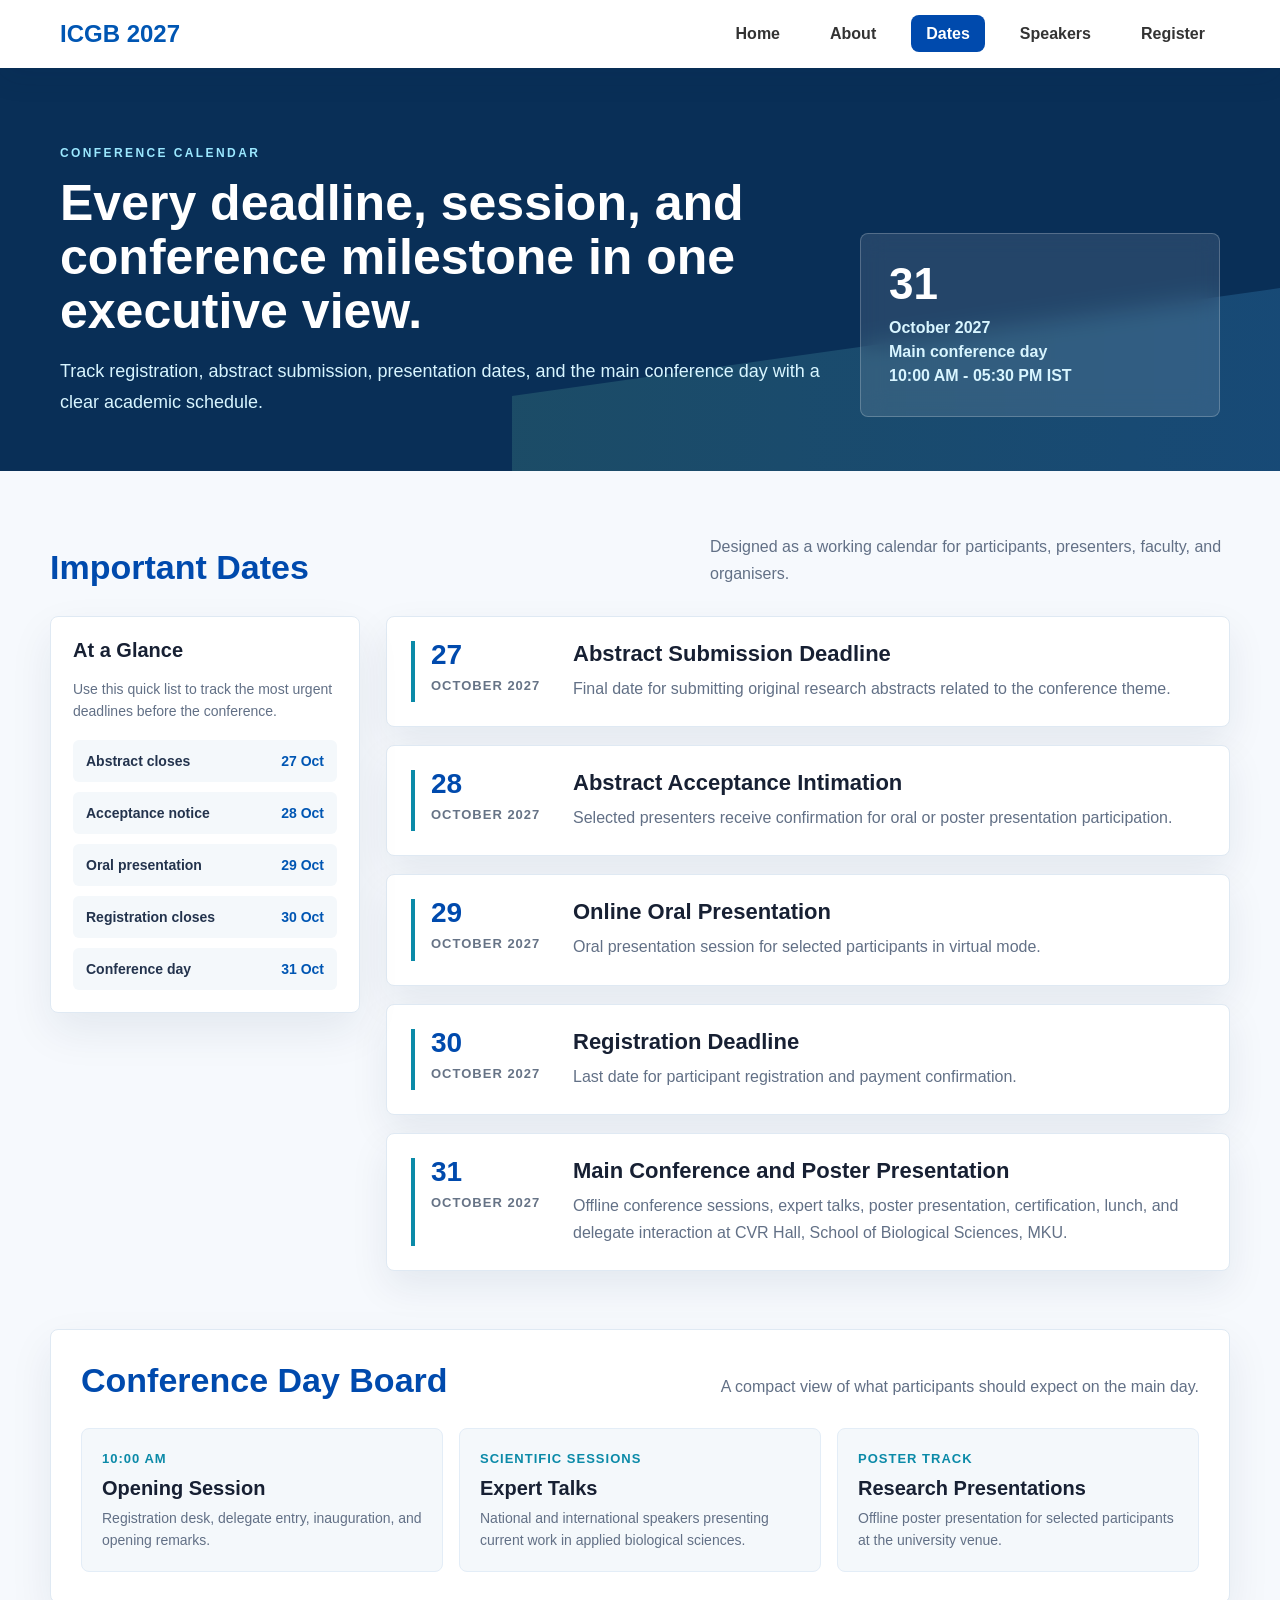
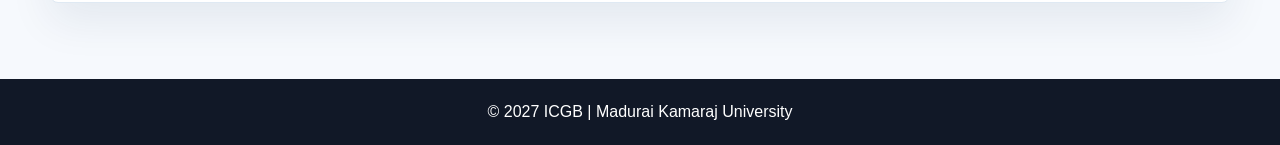
<file: myapp/templates/impdates.html>
<!DOCTYPE html>
<html lang="en">
<head>
  <meta charset="UTF-8">
  <meta name="viewport" content="width=device-width, initial-scale=1.0">
  <title>Important Dates | ICGB 2027</title>

  <style>
    * {
      margin: 0;
      padding: 0;
      box-sizing: border-box;
      font-family: Arial, sans-serif;
    }

    body {
      background: #f6f9fd;
      color: #172033;
    }

    nav {
      display: flex;
      justify-content: space-between;
      align-items: center;
      padding: 20px 60px;
      background: #ffffff;
      box-shadow: 0 10px 30px rgba(19, 42, 74, 0.08);
      position: sticky;
      top: 0;
      z-index: 20;
    }

    .logo {
      color: #0056b3;
      font-size: 24px;
      font-weight: bold;
    }

    .nav-links {
      display: flex;
      list-style: none;
      gap: 20px;
    }

    .nav-links a {
      text-decoration: none;
      color: #333;
      padding: 10px 15px;
      border-radius: 8px;
      font-weight: bold;
      transition: 0.3s;
    }

    .nav-links a:hover,
    .nav-links a.active {
      background: #004aad;
      color: #ffffff;
    }

    .hero {
      background: #092f57;
      color: #ffffff;
      padding: 78px 60px 54px;
      position: relative;
      overflow: hidden;
    }

    .hero::after {
      content: "";
      position: absolute;
      inset: auto -10% -45% 40%;
      height: 320px;
      background: linear-gradient(90deg, rgba(125, 226, 184, 0.16), rgba(76, 178, 255, 0.2));
      transform: skewY(-8deg);
    }

    .hero-inner {
      width: min(1180px, 100%);
      margin: 0 auto;
      position: relative;
      z-index: 1;
      display: grid;
      grid-template-columns: minmax(0, 1fr) 360px;
      gap: 36px;
      align-items: end;
    }

    .eyebrow {
      color: #9be8ff;
      font-size: 12px;
      font-weight: 800;
      letter-spacing: 2.4px;
      text-transform: uppercase;
      margin-bottom: 16px;
    }

    h1 {
      font-size: 50px;
      line-height: 1.08;
      margin-bottom: 18px;
      max-width: 820px;
    }

    .hero p {
      color: #d8f5ff;
      font-size: 18px;
      line-height: 1.7;
      max-width: 760px;
    }

    .date-tile {
      background: rgba(255, 255, 255, 0.11);
      border: 1px solid rgba(255, 255, 255, 0.22);
      border-radius: 8px;
      padding: 28px;
      backdrop-filter: blur(12px);
    }

    .date-tile strong {
      display: block;
      font-size: 44px;
      line-height: 1;
      margin-bottom: 10px;
    }

    .date-tile span {
      color: #d8f5ff;
      font-weight: 700;
      line-height: 1.5;
    }

    .page {
      width: min(1180px, calc(100% - 32px));
      margin: 0 auto;
      padding: 62px 0 76px;
    }

    .section-head {
      display: flex;
      justify-content: space-between;
      gap: 28px;
      align-items: end;
      margin-bottom: 28px;
    }

    .section-head h2 {
      color: #004aad;
      font-size: 34px;
      line-height: 1.18;
    }

    .section-head p {
      max-width: 520px;
      color: #627086;
      line-height: 1.7;
    }

    .timeline {
      display: grid;
      grid-template-columns: 310px minmax(0, 1fr);
      gap: 26px;
      margin-bottom: 58px;
    }

    .timeline-nav {
      background: #ffffff;
      border: 1px solid #dfe9f3;
      border-radius: 8px;
      padding: 22px;
      box-shadow: 0 18px 44px rgba(18, 42, 76, 0.08);
      align-self: start;
      position: sticky;
      top: 96px;
    }

    .timeline-nav h3 {
      color: #172033;
      margin-bottom: 16px;
      font-size: 20px;
    }

    .timeline-nav p {
      color: #627086;
      line-height: 1.6;
      font-size: 14px;
      margin-bottom: 18px;
    }

    .quick-list {
      display: grid;
      gap: 10px;
      list-style: none;
    }

    .quick-list li {
      display: flex;
      justify-content: space-between;
      gap: 14px;
      padding: 13px;
      border-radius: 6px;
      background: #f4f8fb;
      color: #23334d;
      font-size: 14px;
      font-weight: 700;
    }

    .quick-list span {
      color: #0056b3;
      white-space: nowrap;
    }

    .milestones {
      display: grid;
      gap: 18px;
    }

    .milestone {
      display: grid;
      grid-template-columns: 140px minmax(0, 1fr);
      gap: 22px;
      background: #ffffff;
      border: 1px solid #dfe9f3;
      border-radius: 8px;
      padding: 24px;
      box-shadow: 0 16px 38px rgba(18, 42, 76, 0.08);
    }

    .date-box {
      border-left: 4px solid #0b8aa8;
      padding-left: 16px;
    }

    .date-box strong {
      display: block;
      color: #004aad;
      font-size: 28px;
      line-height: 1;
      margin-bottom: 7px;
    }

    .date-box span {
      color: #667386;
      font-weight: 800;
      font-size: 13px;
      text-transform: uppercase;
      letter-spacing: 1px;
    }

    .milestone h3 {
      color: #172033;
      font-size: 22px;
      margin-bottom: 9px;
    }

    .milestone p {
      color: #627086;
      line-height: 1.65;
    }

    .schedule-board {
      background: #ffffff;
      border: 1px solid #dfe9f3;
      border-radius: 8px;
      padding: 30px;
      box-shadow: 0 18px 44px rgba(18, 42, 76, 0.08);
    }

    .schedule-grid {
      display: grid;
      grid-template-columns: repeat(3, minmax(0, 1fr));
      gap: 16px;
      margin-top: 22px;
    }

    .schedule-item {
      background: #f4f8fb;
      border: 1px solid #e3edf7;
      border-radius: 8px;
      padding: 20px;
    }

    .schedule-item span {
      color: #0b8aa8;
      font-size: 13px;
      font-weight: 800;
      letter-spacing: 1px;
      text-transform: uppercase;
    }

    .schedule-item h3 {
      color: #172033;
      margin: 10px 0 8px;
      font-size: 20px;
    }

    .schedule-item p {
      color: #627086;
      line-height: 1.55;
      font-size: 14px;
    }

    footer {
      text-align: center;
      padding: 24px;
      background: #111827;
      color: #ffffff;
    }

    @media (max-width: 960px) {
      nav {
        padding: 18px 20px;
        align-items: flex-start;
        gap: 18px;
        flex-direction: column;
      }

      .nav-links {
        width: 100%;
        gap: 8px;
        overflow-x: auto;
        padding-bottom: 4px;
      }

      .nav-links a {
        display: block;
        white-space: nowrap;
      }

      .hero {
        padding: 60px 24px 42px;
      }

      .hero-inner,
      .timeline {
        grid-template-columns: 1fr;
      }

      .timeline-nav {
        position: static;
      }

      .schedule-grid {
        grid-template-columns: repeat(2, minmax(0, 1fr));
      }

      h1 {
        font-size: 40px;
      }
    }

    @media (max-width: 640px) {
      .page {
        width: min(100% - 22px, 1180px);
        padding-top: 42px;
      }

      .section-head {
        display: block;
      }

      .section-head p {
        margin-top: 12px;
      }

      h1 {
        font-size: 32px;
      }

      .milestone,
      .schedule-grid {
        grid-template-columns: 1fr;
      }
    }
  </style>
</head>

<body>
  <header>
    <nav>
      <div class="logo">ICGB 2027</div>
      <ul class="nav-links">
        <li><a href="index.html">Home</a></li>
        <li><a href="about.html">About</a></li>
        <li><a href="impdates.html" class="active">Dates</a></li>
        <li><a href="speakerslist.html">Speakers</a></li>
        <li><a href="register.html">Register</a></li>
      </ul>
    </nav>
  </header>

  <section class="hero">
    <div class="hero-inner">
      <div>
        <div class="eyebrow">Conference Calendar</div>
        <h1>Every deadline, session, and conference milestone in one executive view.</h1>
        <p>Track registration, abstract submission, presentation dates, and the main conference day with a clear academic schedule.</p>
      </div>

      <aside class="date-tile">
        <strong>31</strong>
        <span>October 2027<br>Main conference day<br>10:00 AM - 05:30 PM IST</span>
      </aside>
    </div>
  </section>

  <main class="page">
    <section>
      <div class="section-head">
        <h2>Important Dates</h2>
        <p>Designed as a working calendar for participants, presenters, faculty, and organisers.</p>
      </div>

      <div class="timeline">
        <aside class="timeline-nav">
          <h3>At a Glance</h3>
          <p>Use this quick list to track the most urgent deadlines before the conference.</p>
          <ul class="quick-list">
            <li>Abstract closes <span>27 Oct</span></li>
            <li>Acceptance notice <span>28 Oct</span></li>
            <li>Oral presentation <span>29 Oct</span></li>
            <li>Registration closes <span>30 Oct</span></li>
            <li>Conference day <span>31 Oct</span></li>
          </ul>
        </aside>

        <div class="milestones">
          <article class="milestone">
            <div class="date-box">
              <strong>27</strong>
              <span>October 2027</span>
            </div>
            <div>
              <h3>Abstract Submission Deadline</h3>
              <p>Final date for submitting original research abstracts related to the conference theme.</p>
            </div>
          </article>

          <article class="milestone">
            <div class="date-box">
              <strong>28</strong>
              <span>October 2027</span>
            </div>
            <div>
              <h3>Abstract Acceptance Intimation</h3>
              <p>Selected presenters receive confirmation for oral or poster presentation participation.</p>
            </div>
          </article>

          <article class="milestone">
            <div class="date-box">
              <strong>29</strong>
              <span>October 2027</span>
            </div>
            <div>
              <h3>Online Oral Presentation</h3>
              <p>Oral presentation session for selected participants in virtual mode.</p>
            </div>
          </article>

          <article class="milestone">
            <div class="date-box">
              <strong>30</strong>
              <span>October 2027</span>
            </div>
            <div>
              <h3>Registration Deadline</h3>
              <p>Last date for participant registration and payment confirmation.</p>
            </div>
          </article>

          <article class="milestone">
            <div class="date-box">
              <strong>31</strong>
              <span>October 2027</span>
            </div>
            <div>
              <h3>Main Conference and Poster Presentation</h3>
              <p>Offline conference sessions, expert talks, poster presentation, certification, lunch, and delegate interaction at CVR Hall, School of Biological Sciences, MKU.</p>
            </div>
          </article>
        </div>
      </div>
    </section>

    <section class="schedule-board">
      <div class="section-head">
        <h2>Conference Day Board</h2>
        <p>A compact view of what participants should expect on the main day.</p>
      </div>

      <div class="schedule-grid">
        <article class="schedule-item">
          <span>10:00 AM</span>
          <h3>Opening Session</h3>
          <p>Registration desk, delegate entry, inauguration, and opening remarks.</p>
        </article>

        <article class="schedule-item">
          <span>Scientific Sessions</span>
          <h3>Expert Talks</h3>
          <p>National and international speakers presenting current work in applied biological sciences.</p>
        </article>

        <article class="schedule-item">
          <span>Poster Track</span>
          <h3>Research Presentations</h3>
          <p>Offline poster presentation for selected participants at the university venue.</p>
        </article>
      </div>
    </section>
  </main>

  <footer>
    <p>&copy; 2027 ICGB | Madurai Kamaraj University</p>
  </footer>
</body>
</html>
</file>
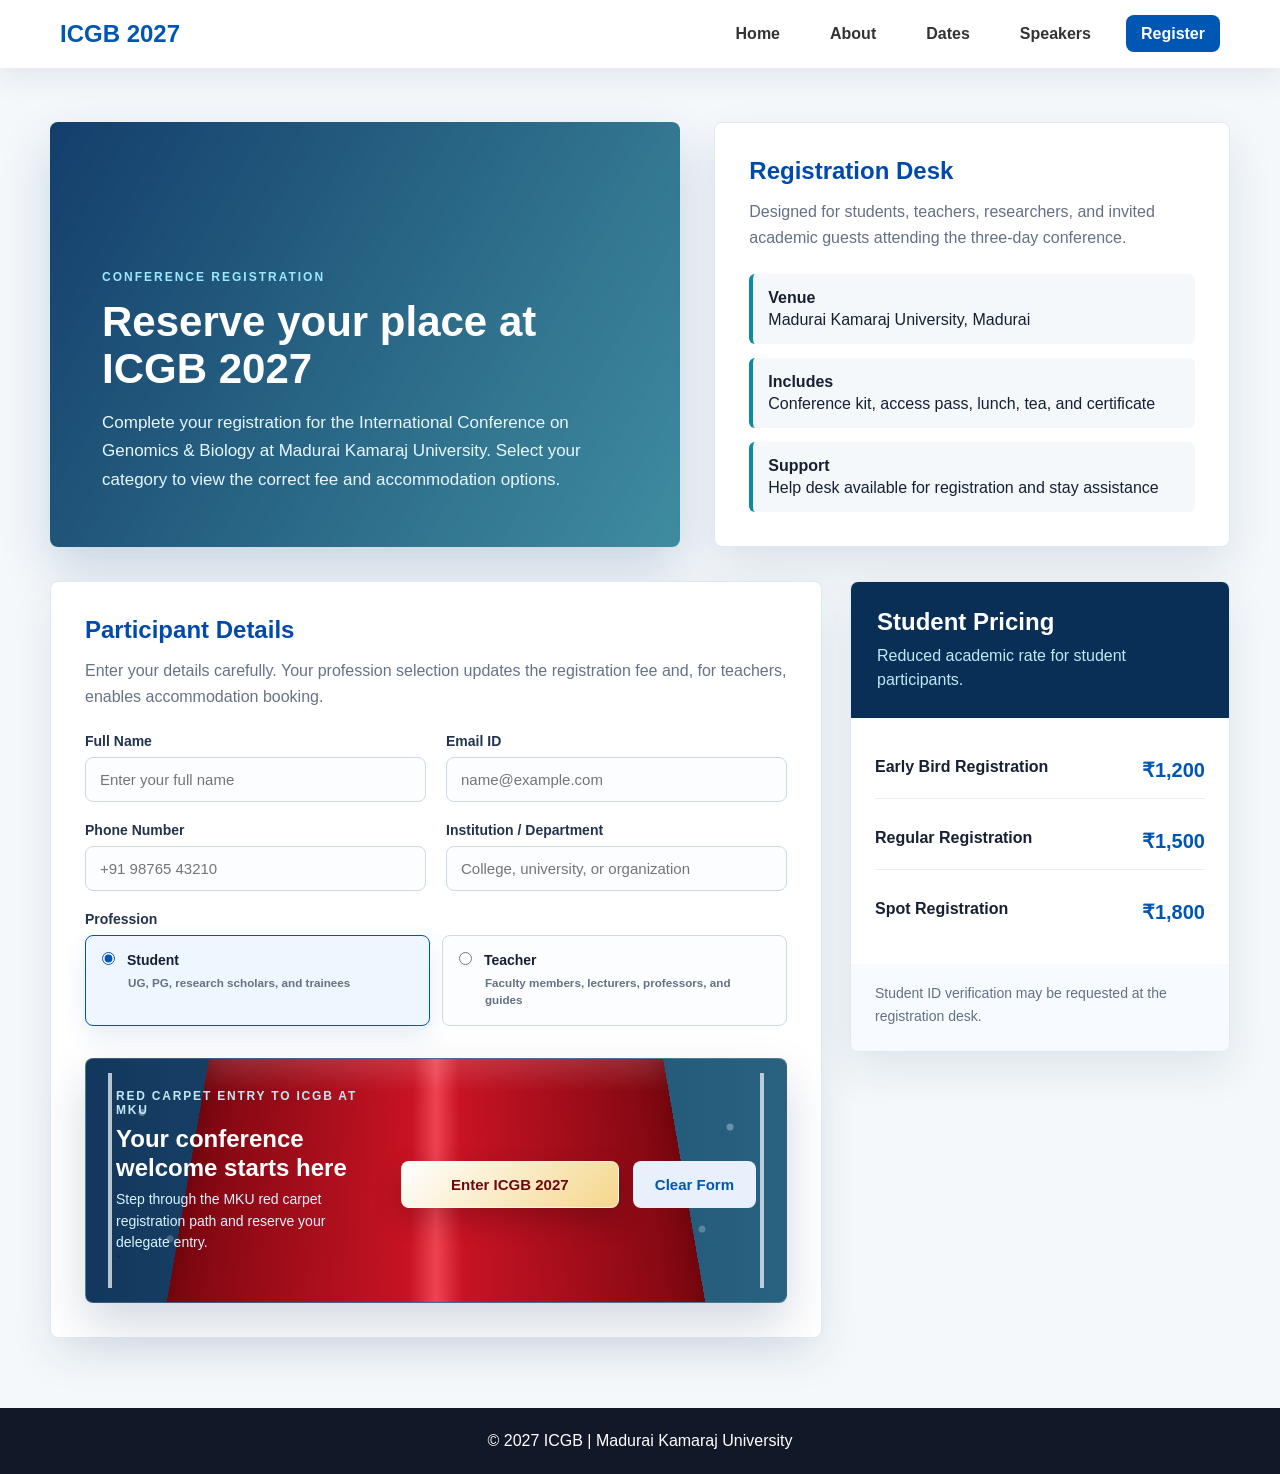
<file: myapp/templates/register.html>
<!DOCTYPE html>
<html lang="en">
<head>
  <meta charset="UTF-8">
  <meta name="viewport" content="width=device-width, initial-scale=1.0">
  <title>Register | ICGB 2027</title>

  <style>
    * {
      margin: 0;
      padding: 0;
      box-sizing: border-box;
      font-family: Arial, sans-serif;
    }

    body {
      min-height: 100vh;
      background: #f4f8fb;
      color: #172033;
    }

    nav {
      display: flex;
      justify-content: space-between;
      align-items: center;
      padding: 20px 60px;
      background: #ffffff;
      box-shadow: 0 10px 30px rgba(19, 42, 74, 0.08);
      position: sticky;
      top: 0;
      z-index: 10;
    }

    .logo {
      color: #0056b3;
      font-size: 24px;
      font-weight: bold;
    }

    .nav-links {
      display: flex;
      list-style: none;
      gap: 20px;
    }

    .nav-links a {
      text-decoration: none;
      color: #333;
      padding: 10px 15px;
      border-radius: 8px;
      font-weight: bold;
      transition: 0.3s;
    }

    .nav-links a:hover,
    .nav-links a.active {
      background: #0056b3;
      color: #ffffff;
    }

    .page-shell {
      width: min(1180px, calc(100% - 32px));
      margin: 0 auto;
      padding: 54px 0 70px;
    }

    .hero {
      display: grid;
      grid-template-columns: 1.1fr 0.9fr;
      gap: 34px;
      align-items: stretch;
      margin-bottom: 34px;
    }

    .hero-copy {
      min-height: 390px;
      padding: 52px;
      border-radius: 8px;
      color: #ffffff;
      background:
        linear-gradient(120deg, rgba(0, 47, 95, 0.92), rgba(0, 103, 128, 0.74)),
        url("https://mkuniversity.ac.in/new/school/sbs/images/slider/sbs.jpg") center/cover;
      display: flex;
      flex-direction: column;
      justify-content: flex-end;
      box-shadow: 0 22px 50px rgba(0, 55, 110, 0.18);
    }

    .eyebrow {
      letter-spacing: 2px;
      text-transform: uppercase;
      font-size: 12px;
      font-weight: 700;
      color: #9be8ff;
      margin-bottom: 14px;
    }

    .hero-copy h1 {
      font-size: 42px;
      line-height: 1.12;
      margin-bottom: 16px;
      max-width: 720px;
    }

    .hero-copy p {
      color: #e8f7ff;
      font-size: 17px;
      line-height: 1.7;
      max-width: 720px;
    }

    .event-panel {
      background: #ffffff;
      border-radius: 8px;
      padding: 34px;
      box-shadow: 0 20px 46px rgba(18, 42, 76, 0.1);
      border: 1px solid #dfe9f3;
      display: flex;
      flex-direction: column;
      justify-content: space-between;
    }

    .event-panel h2,
    .form-card h2,
    .booking-card h2 {
      color: #004aad;
      margin-bottom: 14px;
    }

    .event-panel p {
      color: #647084;
      line-height: 1.6;
    }

    .quick-facts {
      display: grid;
      gap: 14px;
      margin-top: 24px;
    }

    .fact {
      padding: 15px;
      background: #f4f8fb;
      border-left: 4px solid #0b8aa8;
      border-radius: 6px;
    }

    .fact strong {
      display: block;
      color: #172033;
      margin-bottom: 4px;
    }

    .registration-grid,
    .booking-grid {
      display: grid;
      grid-template-columns: minmax(0, 1fr) 380px;
      gap: 28px;
      align-items: start;
    }

    .form-card,
    .pricing-card,
    .booking-card,
    .help-card {
      background: #ffffff;
      border: 1px solid #dfe9f3;
      border-radius: 8px;
      box-shadow: 0 18px 44px rgba(18, 42, 76, 0.09);
    }

    .form-card,
    .booking-card {
      padding: 34px;
    }

    .form-card p,
    .booking-card p {
      color: #667386;
      line-height: 1.6;
      margin-bottom: 24px;
    }

    .form-grid {
      display: grid;
      grid-template-columns: repeat(2, minmax(0, 1fr));
      gap: 20px;
    }

    .field {
      display: flex;
      flex-direction: column;
      gap: 8px;
    }

    .field.full {
      grid-column: 1 / -1;
    }

    label {
      font-weight: 700;
      color: #23334d;
      font-size: 14px;
    }

    input,
    select,
    textarea {
      width: 100%;
      border: 1px solid #cdd9e6;
      border-radius: 8px;
      padding: 13px 14px;
      font-size: 15px;
      color: #172033;
      background: #fbfdff;
      outline: none;
      transition: border 0.2s, box-shadow 0.2s;
    }

    input:focus,
    select:focus,
    textarea:focus {
      border-color: #007c9d;
      box-shadow: 0 0 0 4px rgba(0, 124, 157, 0.12);
    }

    textarea {
      min-height: 92px;
      resize: vertical;
    }

    .choice-row {
      display: grid;
      grid-template-columns: repeat(2, minmax(0, 1fr));
      gap: 12px;
    }

    .choice {
      border: 1px solid #cdd9e6;
      border-radius: 8px;
      padding: 16px;
      cursor: pointer;
      background: #fbfdff;
      transition: 0.2s;
    }

    .choice input {
      width: auto;
      margin-right: 8px;
      accent-color: #0056b3;
    }

    .choice span {
      font-weight: 700;
      color: #172033;
    }

    .choice small {
      display: block;
      margin: 7px 0 0 26px;
      color: #647084;
      line-height: 1.45;
    }

    .choice:has(input:checked) {
      border-color: #0056b3;
      background: #eef6ff;
      box-shadow: 0 10px 24px rgba(0, 86, 179, 0.11);
    }

    .pricing-card {
      overflow: hidden;
      position: sticky;
      top: 96px;
    }

    .pricing-head {
      padding: 26px;
      background: #092f57;
      color: #ffffff;
    }

    .pricing-head p {
      color: #bfe9f2;
      margin-top: 8px;
      line-height: 1.5;
    }

    .price-list {
      padding: 24px;
      display: grid;
      gap: 14px;
    }

    .price-item {
      display: flex;
      justify-content: space-between;
      gap: 18px;
      padding: 16px 0;
      border-bottom: 1px solid #e8eef5;
    }

    .price-item:last-child {
      border-bottom: none;
    }

    .price-item strong {
      color: #172033;
    }

    .price-item span {
      color: #0056b3;
      font-size: 20px;
      font-weight: 800;
      white-space: nowrap;
    }

    .note {
      padding: 18px 24px 24px;
      color: #647084;
      font-size: 14px;
      line-height: 1.6;
      background: #f7fbff;
    }

    .teacher-extra,
    .booking-section,
    .success-panel {
      display: none;
    }

    .teacher-extra.show,
    .booking-section.show,
    .success-panel.show {
      display: block;
    }

    .actions {
      display: flex;
      gap: 14px;
      margin-top: 26px;
      flex-wrap: wrap;
    }

    .red-carpet-entry {
      position: relative;
      margin-top: 32px;
      padding: 30px;
      overflow: hidden;
      border-radius: 8px;
      background:
        linear-gradient(90deg, rgba(9, 47, 87, 0.96), rgba(11, 76, 111, 0.88)),
        repeating-linear-gradient(90deg, rgba(255,255,255,0.06) 0 2px, transparent 2px 18px);
      box-shadow: 0 22px 48px rgba(9, 47, 87, 0.18);
      border: 1px solid rgba(255, 255, 255, 0.18);
      isolation: isolate;
    }

    .red-carpet-entry::before {
      content: "";
      position: absolute;
      left: 18%;
      right: 18%;
      top: -18px;
      bottom: -22px;
      background:
        linear-gradient(180deg, rgba(255,255,255,0.22), transparent 18%),
        linear-gradient(90deg, #7c0711, #c81323 45%, #ef4351 50%, #c81323 55%, #7c0711);
      transform: perspective(420px) rotateX(18deg);
      transform-origin: top;
      z-index: -1;
      box-shadow: inset 0 0 26px rgba(70, 0, 0, 0.42);
    }

    .red-carpet-entry::after {
      content: "";
      position: absolute;
      inset: 14px 22px;
      border-left: 4px solid rgba(225, 232, 239, 0.8);
      border-right: 4px solid rgba(225, 232, 239, 0.8);
      pointer-events: none;
    }

    .entry-lights {
      position: absolute;
      inset: 0;
      background:
        radial-gradient(circle at 8% 22%, rgba(255,255,255,0.34) 0 3px, transparent 4px),
        radial-gradient(circle at 92% 28%, rgba(255,255,255,0.32) 0 3px, transparent 4px),
        radial-gradient(circle at 12% 74%, rgba(255,255,255,0.22) 0 3px, transparent 4px),
        radial-gradient(circle at 88% 70%, rgba(255,255,255,0.24) 0 3px, transparent 4px);
      pointer-events: none;
    }

    .entry-content {
      position: relative;
      z-index: 1;
      display: grid;
      grid-template-columns: minmax(0, 1fr) auto;
      gap: 20px;
      align-items: center;
    }

    .entry-kicker {
      color: #bfe9f2;
      font-size: 12px;
      font-weight: 800;
      letter-spacing: 1.8px;
      text-transform: uppercase;
      margin-bottom: 8px;
    }

    .entry-content h3 {
      color: #ffffff;
      font-size: 24px;
      line-height: 1.2;
      margin-bottom: 6px;
    }

    .entry-content p {
      color: #d8f5ff;
      margin: 0;
      line-height: 1.55;
      font-size: 14px;
    }

    .red-carpet-btn {
      min-width: 218px;
      background: linear-gradient(135deg, #ffffff, #f5d78c);
      color: #6f0710;
      box-shadow: 0 12px 28px rgba(0, 0, 0, 0.2);
      border: 1px solid rgba(255, 255, 255, 0.6);
    }

    .red-carpet-btn:hover {
      background: linear-gradient(135deg, #fff7d8, #e9bd4f);
      color: #52040b;
    }

    button {
      border: none;
      border-radius: 8px;
      padding: 14px 22px;
      background: #0056b3;
      color: #ffffff;
      font-weight: 800;
      font-size: 15px;
      cursor: pointer;
      transition: 0.25s;
    }

    button:hover {
      background: #003f84;
      transform: translateY(-1px);
    }

    .ghost-btn {
      background: #e8f1fb;
      color: #0056b3;
    }

    .ghost-btn:hover {
      background: #d7e9fb;
    }

    .success-panel {
      margin-top: 24px;
      padding: 20px;
      border-radius: 8px;
      background: #e9fbf3;
      border: 1px solid #b7ebd0;
      color: #135c3a;
      line-height: 1.6;
    }

    .booking-section {
      margin-top: 34px;
      padding-top: 34px;
      border-top: 1px solid #dfe9f3;
    }

    .booking-card {
      background:
        linear-gradient(180deg, rgba(255,255,255,0.96), rgba(255,255,255,0.96)),
        url("https://images.unsplash.com/photo-1566073771259-6a8506099945?auto=format&fit=crop&w=1400&q=80") center/cover;
    }

    .room-options {
      display: grid;
      grid-template-columns: repeat(2, minmax(0, 1fr));
      gap: 14px;
      margin: 8px 0 22px;
    }

    .room {
      border: 1px solid #cdd9e6;
      border-radius: 8px;
      padding: 18px;
      background: #ffffff;
    }

    .room input {
      width: auto;
      margin-right: 8px;
      accent-color: #0056b3;
    }

    .room strong {
      color: #172033;
    }

    .room p {
      margin: 8px 0 0;
      font-size: 14px;
    }

    .help-card {
      padding: 28px;
      background: #092f57;
      color: #ffffff;
    }

    .help-card h3 {
      margin-bottom: 14px;
      font-size: 22px;
    }

    .help-card p {
      color: #d8f5ff;
      line-height: 1.65;
      margin-bottom: 18px;
    }

    .help-number {
      display: block;
      padding: 14px;
      border-radius: 8px;
      background: rgba(255,255,255,0.12);
      color: #ffffff;
      font-size: 22px;
      font-weight: 800;
      text-decoration: none;
      margin-bottom: 18px;
    }

    .hotel-features {
      list-style: none;
      display: grid;
      gap: 12px;
      color: #eafaff;
    }

    .hotel-features li::before {
      content: "✓";
      color: #7de2b8;
      font-weight: 800;
      margin-right: 10px;
    }

    footer {
      text-align: center;
      padding: 24px;
      background: #111827;
      color: #ffffff;
    }

    @media (max-width: 920px) {
      nav {
        padding: 18px 20px;
        align-items: flex-start;
        gap: 18px;
        flex-direction: column;
      }

      .nav-links {
        width: 100%;
        gap: 8px;
        overflow-x: auto;
        padding-bottom: 4px;
      }

      .nav-links a {
        display: block;
        white-space: nowrap;
      }

      .hero,
      .registration-grid,
      .booking-grid {
        grid-template-columns: 1fr;
      }

      .hero-copy {
        min-height: 340px;
        padding: 34px;
      }

      .hero-copy h1 {
        font-size: 34px;
      }

      .pricing-card {
        position: static;
      }
    }

    @media (max-width: 640px) {
      .page-shell {
        width: min(100% - 22px, 1180px);
        padding-top: 26px;
      }

      .hero-copy,
      .form-card,
      .booking-card,
      .event-panel {
        padding: 24px;
      }

      .form-grid,
      .choice-row,
      .room-options {
        grid-template-columns: 1fr;
      }

      .hero-copy h1 {
        font-size: 29px;
      }
    }
  </style>
</head>

<body>
  <header>
    <nav>
      <div class="logo">ICGB 2027</div>
      <ul class="nav-links">
        <li><a href="index.html">Home</a></li>
        <li><a href="about.html">About</a></li>
        <li><a href="impdates.html">Dates</a></li>
        <li><a href="speakerslist.html">Speakers</a></li>
        <li><a href="register.html" class="active">Register</a></li>
      </ul>
    </nav>
  </header>

  <main class="page-shell">
    <section class="hero">
      <div class="hero-copy">
        <div class="eyebrow">Conference Registration</div>
        <h1>Reserve your place at ICGB 2027</h1>
        <p>Complete your registration for the International Conference on Genomics & Biology at Madurai Kamaraj University. Select your category to view the correct fee and accommodation options.</p>
      </div>

      <aside class="event-panel">
        <div>
          <h2>Registration Desk</h2>
          <p>Designed for students, teachers, researchers, and invited academic guests attending the three-day conference.</p>
        </div>

        <div class="quick-facts">
          <div class="fact">
            <strong>Venue</strong>
            Madurai Kamaraj University, Madurai
          </div>
          <div class="fact">
            <strong>Includes</strong>
            Conference kit, access pass, lunch, tea, and certificate
          </div>
          <div class="fact">
            <strong>Support</strong>
            Help desk available for registration and stay assistance
          </div>
        </div>
      </aside>
    </section>

    <section class="registration-grid">
      <div class="form-card">
        <h2>Participant Details</h2>
        <p>Enter your details carefully. Your profession selection updates the registration fee and, for teachers, enables accommodation booking.</p>

        <form id="registrationForm">
          <div class="form-grid">
            <div class="field">
              <label for="name">Full Name</label>
              <input id="name" name="name" type="text" placeholder="Enter your full name" required>
            </div>

            <div class="field">
              <label for="email">Email ID</label>
              <input id="email" name="email" type="email" placeholder="name@example.com" required>
            </div>

            <div class="field">
              <label for="phone">Phone Number</label>
              <input id="phone" name="phone" type="tel" placeholder="+91 98765 43210" pattern="[0-9+\-\s]{8,18}" required>
            </div>

            <div class="field">
              <label for="institution">Institution / Department</label>
              <input id="institution" name="institution" type="text" placeholder="College, university, or organization">
            </div>

            <div class="field full">
              <label>Profession</label>
              <div class="choice-row">
                <label class="choice">
                  <input type="radio" name="profession" value="student" checked>
                  <span>Student</span>
                  <small>UG, PG, research scholars, and trainees</small>
                </label>

                <label class="choice">
                  <input type="radio" name="profession" value="teacher">
                  <span>Teacher</span>
                  <small>Faculty members, lecturers, professors, and guides</small>
                </label>
              </div>
            </div>

            <div class="field full teacher-extra" id="teacherExtra">
              <label>Do you need accommodation?</label>
              <div class="choice-row">
                <label class="choice">
                  <input type="radio" name="accommodation" value="yes">
                  <span>Yes, book accommodation</span>
                  <small>Continue to hotel-style room booking after registration</small>
                </label>

                <label class="choice">
                  <input type="radio" name="accommodation" value="no" checked>
                  <span>No accommodation needed</span>
                  <small>I will arrange my own stay</small>
                </label>
              </div>
            </div>
          </div>

          <div class="red-carpet-entry">
            <div class="entry-lights"></div>
            <div class="entry-content">
              <div>
                <div class="entry-kicker">Red Carpet Entry to ICGB at MKU</div>
                <h3>Your conference welcome starts here</h3>
                <p>Step through the MKU red carpet registration path and reserve your delegate entry.</p>
              </div>

              <div class="actions">
                <button type="submit" class="red-carpet-btn">Enter ICGB 2027</button>
                <button type="reset" class="ghost-btn">Clear Form</button>
              </div>
            </div>
`          </div>
        </form>

        <div class="success-panel" id="successPanel"></div>
      </div>

      <aside class="pricing-card">
        <div class="pricing-head">
          <h2 id="priceTitle">Student Pricing</h2>
          <p id="priceText">Reduced academic rate for student participants.</p>
        </div>
        <div class="price-list" id="priceList"></div>
        <div class="note" id="priceNote">Student ID verification may be requested at the registration desk.</div>
      </aside>
    </section>

    <section class="booking-section" id="bookingSection">
      <div class="booking-grid">
        <div class="booking-card">
          <h2>Accommodation Booking</h2>
          <p>Choose your preferred room type and stay details. Our hospitality desk will confirm availability and payment instructions.</p>

          <form id="bookingForm">
            <div class="room-options">
              <label class="room">
                <input type="radio" name="roomType" value="AC Room - ₹2,400 per night" checked>
                <strong>AC Room</strong>
                <p>Air-conditioned room with attached bath, Wi-Fi, breakfast, and campus transfer support.</p>
              </label>

              <label class="room">
                <input type="radio" name="roomType" value="Non-AC Room - ₹1,400 per night">
                <strong>Non-AC Room</strong>
                <p>Comfortable non-AC room with attached bath, Wi-Fi, breakfast, and help desk access.</p>
              </label>
            </div>

            <div class="form-grid">
              <div class="field">
                <label for="checkin">Check-in Date</label>
                <input id="checkin" name="checkin" type="date">
              </div>

              <div class="field">
                <label for="checkout">Check-out Date</label>
                <input id="checkout" name="checkout" type="date">
              </div>

              <div class="field">
                <label for="guests">Guests</label>
                <select id="guests" name="guests">
                  <option>1 Guest</option>
                  <option>2 Guests</option>
                  <option>3 Guests</option>
                </select>
              </div>

              <div class="field">
                <label for="meal">Meal Preference</label>
                <select id="meal" name="meal">
                  <option>Vegetarian</option>
                  <option>Non-Vegetarian</option>
                  <option>Vegan</option>
                </select>
              </div>

              <div class="field full">
                <label for="requests">Special Requests</label>
                <textarea id="requests" name="requests" placeholder="Arrival time, accessibility needs, room sharing preference, or other notes"></textarea>
              </div>
            </div>

            <div class="actions">
              <button type="submit">Request Room Booking</button>
            </div>
          </form>

          <div class="success-panel" id="bookingSuccess"></div>
        </div>

        <aside class="help-card">
          <h3>Accommodation Help Desk</h3>
          <p>For room confirmation, late arrival, campus pickup, or urgent changes, contact the hospitality coordinator.</p>
          <a class="help-number" href="tel:+919876543210">+91 98765 43210</a>
          <ul class="hotel-features">
            <li>AC and Non-AC rooms available</li>
            <li>Check-in assistance at the venue desk</li>
            <li>Breakfast and Wi-Fi included</li>
            <li>Nearest hotel and guest house guidance</li>
          </ul>
        </aside>
      </div>
    </section>
  </main>

  <footer>
    <p>&copy; 2027 ICGB | Madurai Kamaraj University</p>
  </footer>

  <script>
    const pricing = {
      student: {
        title: "Student Pricing",
        text: "Reduced academic rate for student participants.",
        note: "Student ID verification may be requested at the registration desk.",
        items: [
          ["Early Bird Registration", "₹1,200"],
          ["Regular Registration", "₹1,500"],
          ["Spot Registration", "₹1,800"]
        ]
      },
      teacher: {
        title: "Teacher Pricing",
        text: "Professional delegate rate for faculty and academic staff.",
        note: "Teacher registration includes delegate materials, lunch, refreshments, and certificate.",
        items: [
          ["Early Bird Registration", "₹2,500"],
          ["Regular Registration", "₹3,000"],
          ["Spot Registration", "₹3,500"]
        ]
      }
    };

    const professionInputs = document.querySelectorAll("input[name='profession']");
    const teacherExtra = document.getElementById("teacherExtra");
    const priceTitle = document.getElementById("priceTitle");
    const priceText = document.getElementById("priceText");
    const priceList = document.getElementById("priceList");
    const priceNote = document.getElementById("priceNote");
    const registrationForm = document.getElementById("registrationForm");
    const successPanel = document.getElementById("successPanel");
    const bookingSection = document.getElementById("bookingSection");
    const bookingForm = document.getElementById("bookingForm");
    const bookingSuccess = document.getElementById("bookingSuccess");

    function selectedProfession() {
      return document.querySelector("input[name='profession']:checked").value;
    }

    function updatePricing() {
      const type = selectedProfession();
      const data = pricing[type];

      priceTitle.textContent = data.title;
      priceText.textContent = data.text;
      priceNote.textContent = data.note;
      priceList.innerHTML = data.items.map(([label, amount]) => `
        <div class="price-item">
          <strong>${label}</strong>
          <span>${amount}</span>
        </div>
      `).join("");

      teacherExtra.classList.toggle("show", type === "teacher");
      if (type !== "teacher") {
        bookingSection.classList.remove("show");
      }
    }

    professionInputs.forEach((input) => {
      input.addEventListener("change", updatePricing);
    });

    registrationForm.addEventListener("submit", (event) => {
      event.preventDefault();

      const formData = new FormData(registrationForm);
      const name = formData.get("name");
      const profession = formData.get("profession");
      const needsAccommodation = formData.get("accommodation") === "yes";

      successPanel.classList.add("show");
      successPanel.innerHTML = `<strong>Registration submitted successfully.</strong><br>${name}, your ${profession} registration details have been received.`;

      if (profession === "teacher" && needsAccommodation) {
        bookingSection.classList.add("show");
        bookingSection.scrollIntoView({ behavior: "smooth", block: "start" });
      } else {
        bookingSection.classList.remove("show");
      }
    });

    registrationForm.addEventListener("reset", () => {
      setTimeout(() => {
        successPanel.classList.remove("show");
        bookingSection.classList.remove("show");
        updatePricing();
      }, 0);
    });

    bookingForm.addEventListener("submit", (event) => {
      event.preventDefault();
      const roomType = new FormData(bookingForm).get("roomType");

      bookingSuccess.classList.add("show");
      bookingSuccess.innerHTML = `<strong>Accommodation request received.</strong><br>Your preference for ${roomType} has been recorded. The hospitality team will call you with confirmation details.`;
    });

    updatePricing();
  </script>
</body>
</html>
</file>
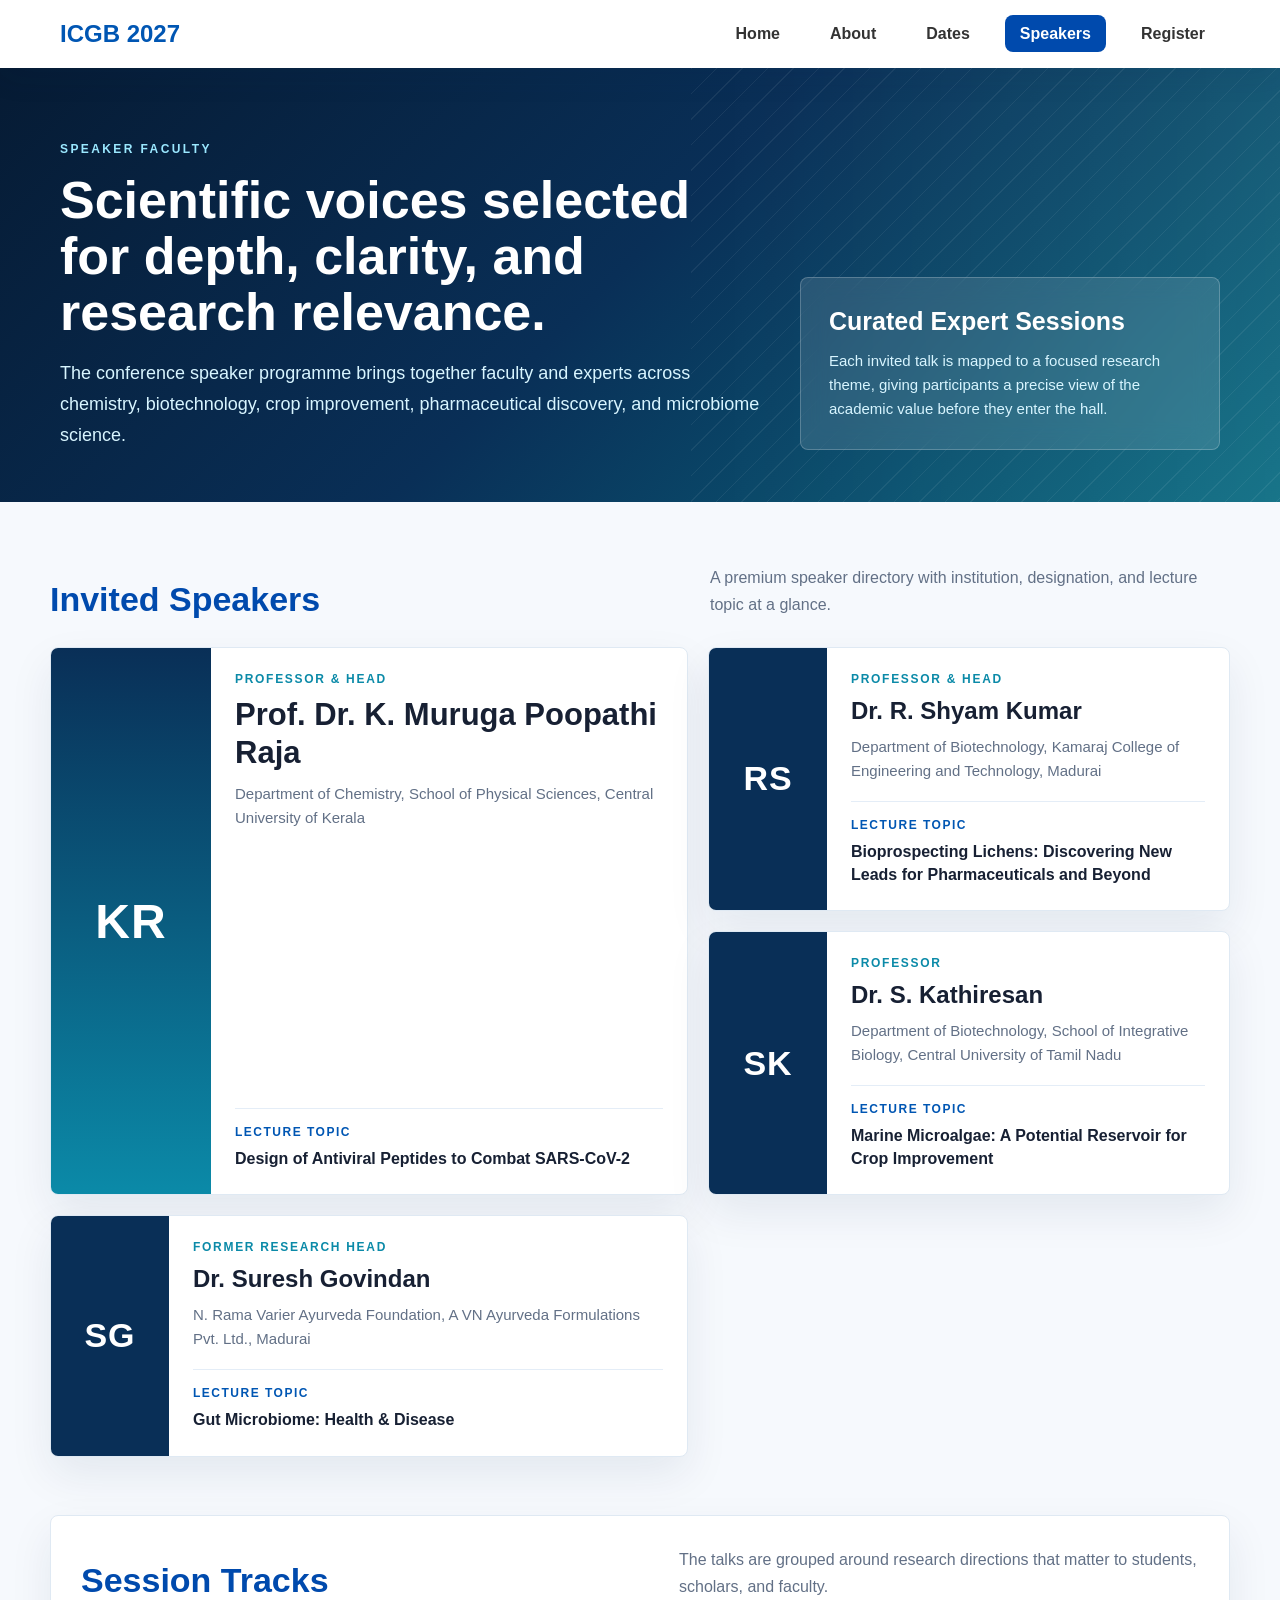
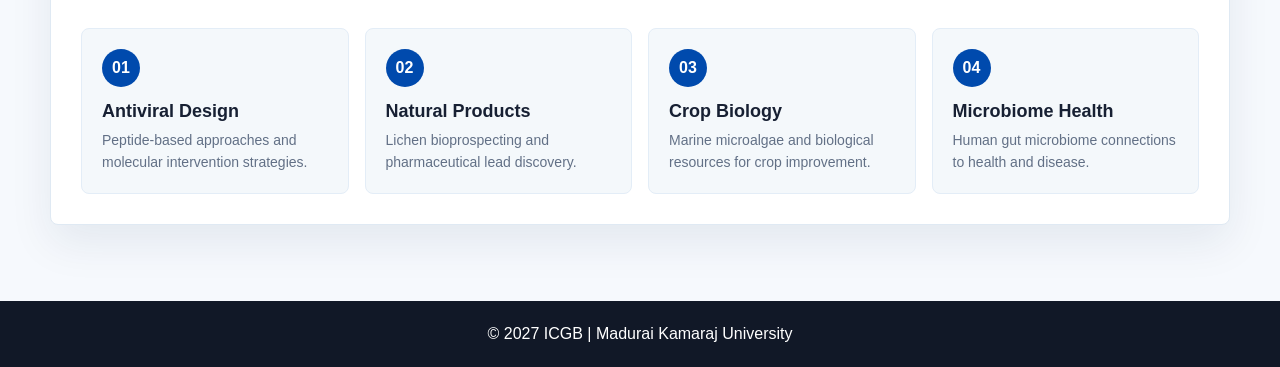
<file: myapp/templates/speakerslist.html>
<!DOCTYPE html>
<html lang="en">
<head>
  <meta charset="UTF-8">
  <meta name="viewport" content="width=device-width, initial-scale=1.0">
  <title>Speakers | ICGB 2027</title>

  <style>
    * {
      margin: 0;
      padding: 0;
      box-sizing: border-box;
      font-family: Arial, sans-serif;
    }

    body {
      background: #f6f9fd;
      color: #172033;
    }

    nav {
      display: flex;
      justify-content: space-between;
      align-items: center;
      padding: 20px 60px;
      background: #ffffff;
      box-shadow: 0 10px 30px rgba(19, 42, 74, 0.08);
      position: sticky;
      top: 0;
      z-index: 20;
    }

    .logo {
      color: #0056b3;
      font-size: 24px;
      font-weight: bold;
    }

    .nav-links {
      display: flex;
      list-style: none;
      gap: 20px;
    }

    .nav-links a {
      text-decoration: none;
      color: #333;
      padding: 10px 15px;
      border-radius: 8px;
      font-weight: bold;
      transition: 0.3s;
    }

    .nav-links a:hover,
    .nav-links a.active {
      background: #004aad;
      color: #ffffff;
    }

    .hero {
      padding: 74px 60px 52px;
      background:
        linear-gradient(135deg, #061b34 0%, #092f57 48%, #0b6d83 100%);
      color: #ffffff;
      overflow: hidden;
      position: relative;
    }

    .hero::before {
      content: "";
      position: absolute;
      top: 0;
      right: 0;
      width: 46%;
      height: 100%;
      background:
        linear-gradient(90deg, transparent, rgba(255,255,255,0.08)),
        repeating-linear-gradient(135deg, rgba(255,255,255,0.09) 0 1px, transparent 1px 18px);
      opacity: 0.7;
    }

    .hero-inner {
      width: min(1180px, 100%);
      margin: 0 auto;
      position: relative;
      z-index: 1;
      display: grid;
      grid-template-columns: minmax(0, 1fr) 420px;
      gap: 34px;
      align-items: end;
    }

    .eyebrow {
      color: #9be8ff;
      font-size: 12px;
      font-weight: 800;
      letter-spacing: 2.4px;
      text-transform: uppercase;
      margin-bottom: 16px;
    }

    h1 {
      font-size: 52px;
      line-height: 1.08;
      margin-bottom: 18px;
      max-width: 760px;
    }

    .hero p {
      color: #d8f5ff;
      font-size: 18px;
      line-height: 1.7;
      max-width: 720px;
    }

    .featured-panel {
      background: rgba(255, 255, 255, 0.12);
      border: 1px solid rgba(255, 255, 255, 0.22);
      border-radius: 8px;
      padding: 28px;
      backdrop-filter: blur(12px);
    }

    .featured-panel h2 {
      font-size: 25px;
      line-height: 1.25;
      margin-bottom: 12px;
    }

    .featured-panel p {
      color: #d8f5ff;
      font-size: 15px;
      line-height: 1.6;
    }

    .page {
      width: min(1180px, calc(100% - 32px));
      margin: 0 auto;
      padding: 62px 0 76px;
    }

    .section-head {
      display: flex;
      justify-content: space-between;
      gap: 28px;
      align-items: end;
      margin-bottom: 28px;
    }

    .section-head h2 {
      color: #004aad;
      font-size: 34px;
      line-height: 1.18;
    }

    .section-head p {
      max-width: 520px;
      color: #627086;
      line-height: 1.7;
    }

    .speaker-board {
      display: grid;
      grid-template-columns: 1.1fr 0.9fr;
      gap: 20px;
      margin-bottom: 58px;
    }

    .speaker-card {
      background: #ffffff;
      border: 1px solid #dfe9f3;
      border-radius: 8px;
      box-shadow: 0 18px 44px rgba(18, 42, 76, 0.08);
      overflow: hidden;
      display: grid;
      grid-template-columns: 118px minmax(0, 1fr);
      min-height: 210px;
    }

    .speaker-card.large {
      grid-row: span 2;
      grid-template-columns: 160px minmax(0, 1fr);
      min-height: 440px;
    }

    .speaker-mark {
      background: #092f57;
      color: #ffffff;
      display: flex;
      align-items: center;
      justify-content: center;
      font-size: 34px;
      font-weight: 800;
      letter-spacing: 1px;
    }

    .speaker-card.large .speaker-mark {
      background: linear-gradient(180deg, #092f57, #0b8aa8);
      font-size: 48px;
    }

    .speaker-info {
      padding: 24px;
      display: flex;
      flex-direction: column;
      justify-content: space-between;
      gap: 18px;
    }

    .speaker-role {
      color: #0b8aa8;
      font-size: 12px;
      font-weight: 800;
      letter-spacing: 1.7px;
      text-transform: uppercase;
      margin-bottom: 10px;
    }

    .speaker-info h3 {
      color: #172033;
      font-size: 24px;
      line-height: 1.25;
      margin-bottom: 9px;
    }

    .speaker-card.large h3 {
      font-size: 31px;
    }

    .speaker-info p {
      color: #627086;
      line-height: 1.6;
      font-size: 15px;
    }

    .topic {
      padding-top: 16px;
      border-top: 1px solid #e4edf7;
    }

    .topic span {
      display: block;
      color: #0056b3;
      font-size: 12px;
      font-weight: 800;
      letter-spacing: 1.5px;
      text-transform: uppercase;
      margin-bottom: 8px;
    }

    .topic strong {
      color: #172033;
      line-height: 1.45;
    }

    .tracks {
      background: #ffffff;
      border: 1px solid #dfe9f3;
      border-radius: 8px;
      padding: 30px;
      box-shadow: 0 18px 44px rgba(18, 42, 76, 0.08);
    }

    .track-grid {
      display: grid;
      grid-template-columns: repeat(4, minmax(0, 1fr));
      gap: 16px;
      margin-top: 22px;
    }

    .track {
      background: #f4f8fb;
      border: 1px solid #e3edf7;
      border-radius: 8px;
      padding: 20px;
    }

    .track span {
      display: block;
      width: 38px;
      height: 38px;
      line-height: 38px;
      text-align: center;
      border-radius: 50%;
      background: #004aad;
      color: #ffffff;
      font-weight: 800;
      margin-bottom: 14px;
    }

    .track h3 {
      color: #172033;
      font-size: 18px;
      margin-bottom: 8px;
    }

    .track p {
      color: #627086;
      font-size: 14px;
      line-height: 1.55;
    }

    footer {
      text-align: center;
      padding: 24px;
      background: #111827;
      color: #ffffff;
    }

    @media (max-width: 1000px) {
      nav {
        padding: 18px 20px;
        align-items: flex-start;
        gap: 18px;
        flex-direction: column;
      }

      .nav-links {
        width: 100%;
        gap: 8px;
        overflow-x: auto;
        padding-bottom: 4px;
      }

      .nav-links a {
        display: block;
        white-space: nowrap;
      }

      .hero {
        padding: 60px 24px 42px;
      }

      .hero-inner,
      .speaker-board {
        grid-template-columns: 1fr;
      }

      .track-grid {
        grid-template-columns: repeat(2, minmax(0, 1fr));
      }

      .speaker-card.large {
        grid-row: auto;
      }

      h1 {
        font-size: 40px;
      }
    }

    @media (max-width: 640px) {
      .page {
        width: min(100% - 22px, 1180px);
        padding-top: 42px;
      }

      .section-head {
        display: block;
      }

      .section-head p {
        margin-top: 12px;
      }

      h1 {
        font-size: 32px;
      }

      .speaker-card,
      .speaker-card.large {
        grid-template-columns: 1fr;
      }

      .speaker-mark {
        min-height: 94px;
      }

      .track-grid {
        grid-template-columns: 1fr;
      }
    }
  </style>
</head>

<body>
  <header>
    <nav>
      <div class="logo">ICGB 2027</div>
      <ul class="nav-links">
        <li><a href="index.html">Home</a></li>
        <li><a href="about.html">About</a></li>
        <li><a href="impdates.html">Dates</a></li>
        <li><a href="speakerslist.html" class="active">Speakers</a></li>
        <li><a href="register.html">Register</a></li>
      </ul>
    </nav>
  </header>

  <section class="hero">
    <div class="hero-inner">
      <div>
        <div class="eyebrow">Speaker Faculty</div>
        <h1>Scientific voices selected for depth, clarity, and research relevance.</h1>
        <p>The conference speaker programme brings together faculty and experts across chemistry, biotechnology, crop improvement, pharmaceutical discovery, and microbiome science.</p>
      </div>

      <aside class="featured-panel">
        <h2>Curated Expert Sessions</h2>
        <p>Each invited talk is mapped to a focused research theme, giving participants a precise view of the academic value before they enter the hall.</p>
      </aside>
    </div>
  </section>

  <main class="page">
    <section>
      <div class="section-head">
        <h2>Invited Speakers</h2>
        <p>A premium speaker directory with institution, designation, and lecture topic at a glance.</p>
      </div>

      <div class="speaker-board">
        <article class="speaker-card large">
          <div class="speaker-mark">KR</div>
          <div class="speaker-info">
            <div>
              <div class="speaker-role">Professor & Head</div>
              <h3>Prof. Dr. K. Muruga Poopathi Raja</h3>
              <p>Department of Chemistry, School of Physical Sciences, Central University of Kerala</p>
            </div>
            <div class="topic">
              <span>Lecture Topic</span>
              <strong>Design of Antiviral Peptides to Combat SARS-CoV-2</strong>
            </div>
          </div>
        </article>

        <article class="speaker-card">
          <div class="speaker-mark">RS</div>
          <div class="speaker-info">
            <div>
              <div class="speaker-role">Professor & Head</div>
              <h3>Dr. R. Shyam Kumar</h3>
              <p>Department of Biotechnology, Kamaraj College of Engineering and Technology, Madurai</p>
            </div>
            <div class="topic">
              <span>Lecture Topic</span>
              <strong>Bioprospecting Lichens: Discovering New Leads for Pharmaceuticals and Beyond</strong>
            </div>
          </div>
        </article>

        <article class="speaker-card">
          <div class="speaker-mark">SK</div>
          <div class="speaker-info">
            <div>
              <div class="speaker-role">Professor</div>
              <h3>Dr. S. Kathiresan</h3>
              <p>Department of Biotechnology, School of Integrative Biology, Central University of Tamil Nadu</p>
            </div>
            <div class="topic">
              <span>Lecture Topic</span>
              <strong>Marine Microalgae: A Potential Reservoir for Crop Improvement</strong>
            </div>
          </div>
        </article>

        <article class="speaker-card">
          <div class="speaker-mark">SG</div>
          <div class="speaker-info">
            <div>
              <div class="speaker-role">Former Research Head</div>
              <h3>Dr. Suresh Govindan</h3>
              <p>N. Rama Varier Ayurveda Foundation, A VN Ayurveda Formulations Pvt. Ltd., Madurai</p>
            </div>
            <div class="topic">
              <span>Lecture Topic</span>
              <strong>Gut Microbiome: Health & Disease</strong>
            </div>
          </div>
        </article>
      </div>
    </section>

    <section class="tracks">
      <div class="section-head">
        <h2>Session Tracks</h2>
        <p>The talks are grouped around research directions that matter to students, scholars, and faculty.</p>
      </div>

      <div class="track-grid">
        <article class="track">
          <span>01</span>
          <h3>Antiviral Design</h3>
          <p>Peptide-based approaches and molecular intervention strategies.</p>
        </article>

        <article class="track">
          <span>02</span>
          <h3>Natural Products</h3>
          <p>Lichen bioprospecting and pharmaceutical lead discovery.</p>
        </article>

        <article class="track">
          <span>03</span>
          <h3>Crop Biology</h3>
          <p>Marine microalgae and biological resources for crop improvement.</p>
        </article>

        <article class="track">
          <span>04</span>
          <h3>Microbiome Health</h3>
          <p>Human gut microbiome connections to health and disease.</p>
        </article>
      </div>
    </section>
  </main>

  <footer>
    <p>&copy; 2027 ICGB | Madurai Kamaraj University</p>
  </footer>
</body>
</html>
</file>
